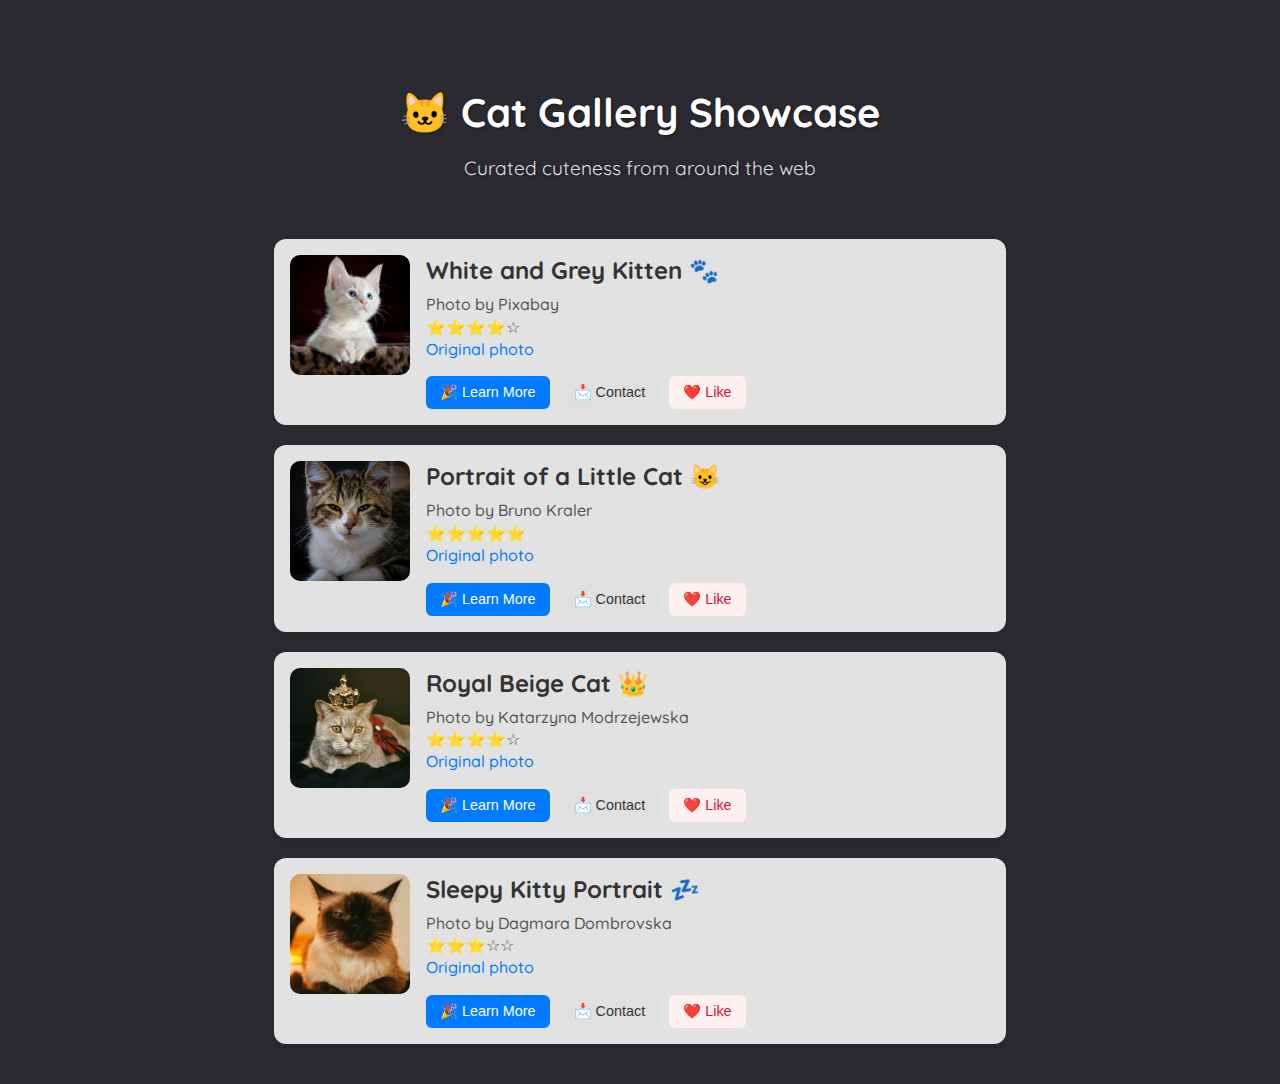
<file: projects/Cat-Gallery-Showcase/index.html>
<!DOCTYPE html>
<html lang="en">
<head>
    <meta charset="UTF-8">
    <meta name="viewport" content="width=device-width, initial-scale=1.0">
    <title>prod1</title>
    <link rel="stylesheet" href="/projects/prod1/styles.css">
    <link rel="preconnect" href="https://fonts.googleapis.com">
    <link rel="stylesheet" href="https://fonts.googleapis.com/css2?family=Quicksand:wght@500;700&display=swap">
</head>
<body>

<header class="page-header">
  <h1>🐱 Cat Gallery Showcase</h1>
  <p>Curated cuteness from around the web</p>
</header>

    
<div class="card">
<img src="/projects/prod1/img/cat.jpg" alt="cat" class="card-img">
    <div class="title_subtitle">
        <h1 class="card-title">White and Grey Kitten 🐾</h1>
        <p class="card-subtitle">
        Photo by Pixabay<br>
        ⭐️⭐️⭐️⭐️☆<br>
        <a href="https://www.pexels.com/photo/white-and-grey-kitten-on-brown-and-black-leopard-print-textile-45201/" target="_blank">Original photo</a>
        </p>
        <div class="card-buttons">
            <button class="btn primary" onclick="throwConfetti(this)">🎉 Learn More</button>
            <button class="btn secondary">📩 Contact</button>
            <button class="btn like-btn" onclick="toggleLike(this)">❤️ Like</button>
        </div>
    </div>
</div>

<div class="card">
<img src="/projects/prod1/img/Portrait of a Little Cat.jpg" alt="cat" class="card-img">
    <div class="title_subtitle">
        <h1 class="card-title">Portrait of a Little Cat 😺</h1>
        <p class="card-subtitle">
        Photo by Bruno Kraler<br>
        ⭐️⭐️⭐️⭐️⭐️<br>
        <a href="https://www.pexels.com/photo/portrait-of-a-little-cat-18847730/" target="_blank">Original photo</a>
        </p>
        <div class="card-buttons">
            <button class="btn primary" onclick="throwConfetti(this)">🎉 Learn More</button>
            <button class="btn secondary">📩 Contact</button>
            <button class="btn like-btn" onclick="toggleLike(this)">❤️ Like</button>
        </div>
    </div>
</div>

<div class="card">
<img src="/projects/prod1/img/Beige Cat With Gold-colored Crown.jpg" alt="cat" class="card-img">
    <div class="title_subtitle">
        <h1 class="card-title">Royal Beige Cat 👑</h1>
        <p class="card-subtitle">
        Photo by Katarzyna Modrzejewska<br>
        ⭐️⭐️⭐️⭐️☆<br>
        <a href="https://www.pexels.com/photo/beige-cat-with-gold-colored-crown-1314550/" target="_blank">Original photo</a>
        </p>
        <div class="card-buttons">
            <button class="btn primary" onclick="throwConfetti(this)">🎉 Learn More</button>
            <button class="btn secondary">📩 Contact</button>
            <button class="btn like-btn" onclick="toggleLike(this)">❤️ Like</button>
        </div>
    </div>
</div>

<div class="card">
<img src="/projects/prod1/img/Portrait of Cat Lying Down.jpg" alt="cat" class="card-img">
    <div class="title_subtitle">
        <h1 class="card-title">Sleepy Kitty Portrait 💤</h1>
        <p class="card-subtitle">
        Photo by Dagmara Dombrovska<br>
        ⭐️⭐️⭐️☆☆<br>
        <a href="https://www.pexels.com/photo/portrait-of-cat-lying-down-20346375/" target="_blank">Original photo</a>
        </p>
        <div class="card-buttons">
            <button class="btn primary" onclick="throwConfetti(this)">🎉 Learn More</button>
            <button class="btn secondary">📩 Contact</button>
            <button class="btn like-btn" onclick="toggleLike(this)">❤️ Like</button>
        </div>
    </div>
</div>

<script src="/projects/prod1/script.js"></script>
</body>
</html>
</file>
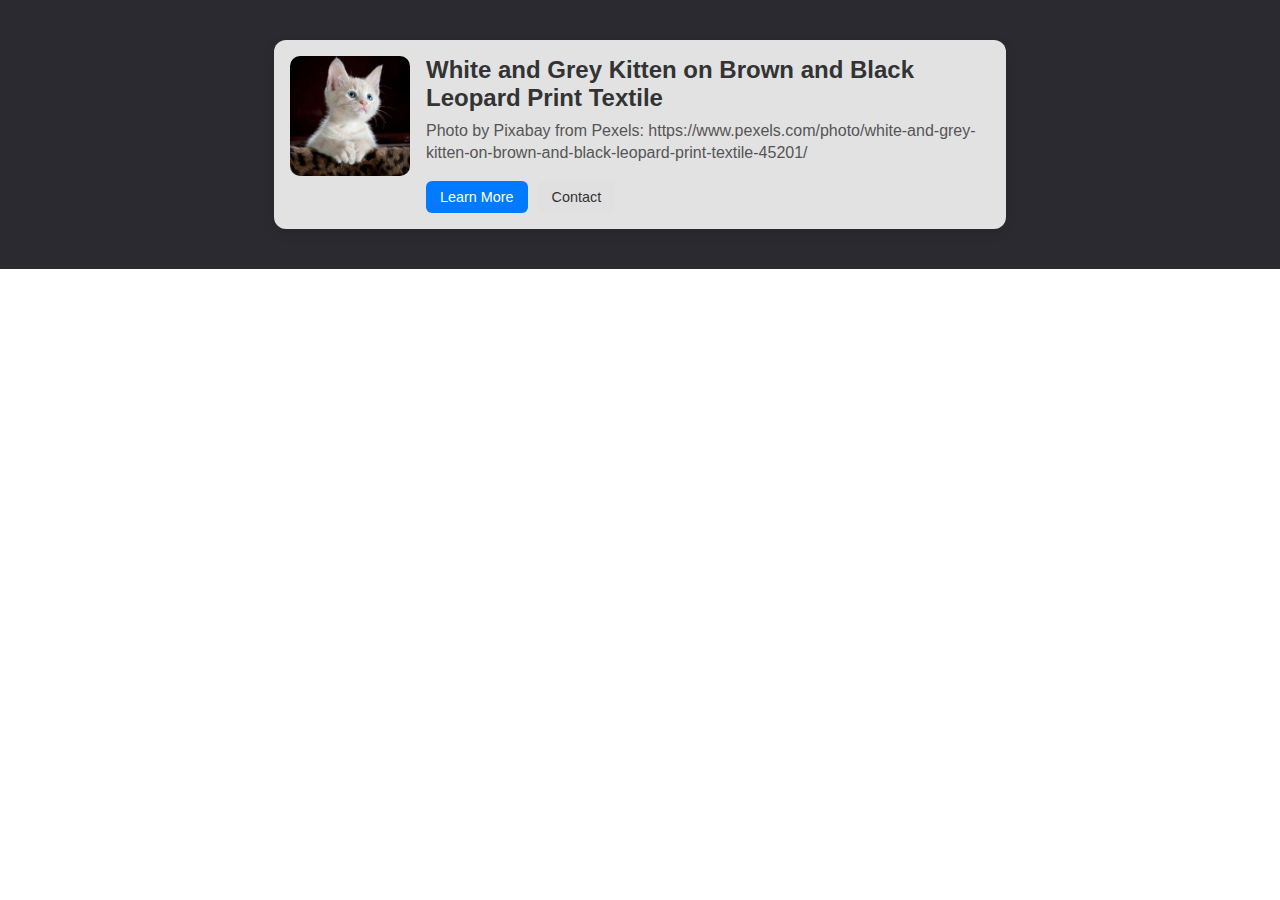
<file: projects/prod1/index.html>
<!DOCTYPE html>
<html lang="en">
<head>
    <meta charset="UTF-8">
    <meta name="viewport" content="width=device-width, initial-scale=1.0">
    <title>prod1</title>
    <link rel="stylesheet" href="/projects/prod1/styles.css">
</head>
<body>
    
<div class="card">
    <img src="/projects/prod1/img/cat.jpg" alt="cat" class="card-img">
    <div class="title_subtitle">
        <h1 class="card-title">White and Grey Kitten on Brown and Black Leopard Print Textile</h1>
        <p class="card-subtitle">
            Photo by Pixabay from Pexels: https://www.pexels.com/photo/white-and-grey-kitten-on-brown-and-black-leopard-print-textile-45201/
        </p>
        <div class="card-buttons">
            <a href="https://www.pexels.com/photo/white-and-grey-kitten-on-brown-and-black-leopard-print-textile-45201/" target="_blank"><button class="btn primary">Learn More</button></a>
            <button class="btn secondary">Contact</button>
        </div>
    </div>
</div>

</body>
</html>
</file>
<file: projects/prod1/styles.css>
body {
    font-family: 'Quicksand', sans-serif;
    margin: 0;
    padding: 20px;
    background-image: url("data:image/svg+xml,<svg id='patternId' width='100%' height='100%' xmlns='http://www.w3.org/2000/svg'><defs><pattern id='a' patternUnits='userSpaceOnUse' width='75' height='75' patternTransform='scale(2) rotate(0)'><rect x='0' y='0' width='100%' height='100%' fill='hsla(240,6.7%,17.6%,1)'/><path d='...' stroke-width='1' stroke='none' fill='%23ffffffff'/></pattern></defs><rect width='800%' height='800%' transform='translate(0,0)' fill='url(%23a)'/></svg>");
    background-repeat: no-repeat;
    background-size: cover;
    overflow-x: hidden;
}

.page-header {
  text-align: center;
  padding: 40px 20px 20px;
  color: #fff;
  font-family: 'Quicksand', sans-serif;
  text-shadow: 1px 1px 3px rgba(0, 0, 0, 0.4);
}

.page-header h1 {
  font-size: 2.5em;
  margin-bottom: 10px;
}

.page-header p {
  font-size: 1.2em;
  color: #e0e0e0;
}

.card {
    background-color: #ffffffdd;
    border-radius: 12px;
    padding: 16px;
    margin: 20px auto;
    font-weight: 500;
    display: flex;
    align-items: flex-start;
    gap: 16px;
    box-shadow: 0 4px 12px rgba(0, 0, 0, 0.1);
    max-width: 700px;
    transition: transform 0.2s ease;
}

.card:hover {
    transform: translateY(-5px) rotate(-0.5deg);
}

.card-img {
    height: 120px;
    width: 120px;
    object-fit: cover;
    border-radius: 10px;
}

.title_subtitle {
    flex: 1;
    display: flex;
    flex-direction: column;
    justify-content: space-between;
}

.card-title {
    font-size: 1.5em;
    margin: 0 0 8px;
    color: #333;
}

.card-subtitle {
    color: #555;
    margin: 0 0 16px;
    line-height: 1.4;
}

.card-subtitle a {
    color: #007bff;
    text-decoration: none;
}

.card-subtitle a:hover {
    text-decoration: underline;
}

.card-buttons {
    display: flex;
    gap: 10px;
}

.btn {
    padding: 8px 14px;
    font-size: 0.9em;
    border: none;
    border-radius: 6px;
    cursor: pointer;
    transition: background-color 0.2s ease;
}

.btn.primary {
    background-color: #007bff;
    color: white;
}

.btn.primary:hover {
    background-color: #0056b3;
}

.btn.secondary {
    background-color: #e0e0e0;
    color: #333;
}

.btn.secondary:hover {
    background-color: #cfcfcf;
}

.btn.like-btn {
    background-color: #fff0f0;
    color: crimson;
}

.btn.like-btn.liked {
    background-color: crimson;
    color: white;
}

.confetto {
    position: absolute;
    width: 8px;
    height: 8px;
    z-index: 9999;
    border-radius: 50%;
    animation: confetti-fall 3s ease-out forwards;
}

@keyframes confetti-fall {
  0% {
    transform: translateY(0) rotate(0deg);
    opacity: 1;
  }
  100% {
    transform: translateY(300px) rotate(720deg);
    opacity: 0;
  }
}

.confetto {
  animation: confetti-fall 2.5s ease-out forwards;
}
</file>
